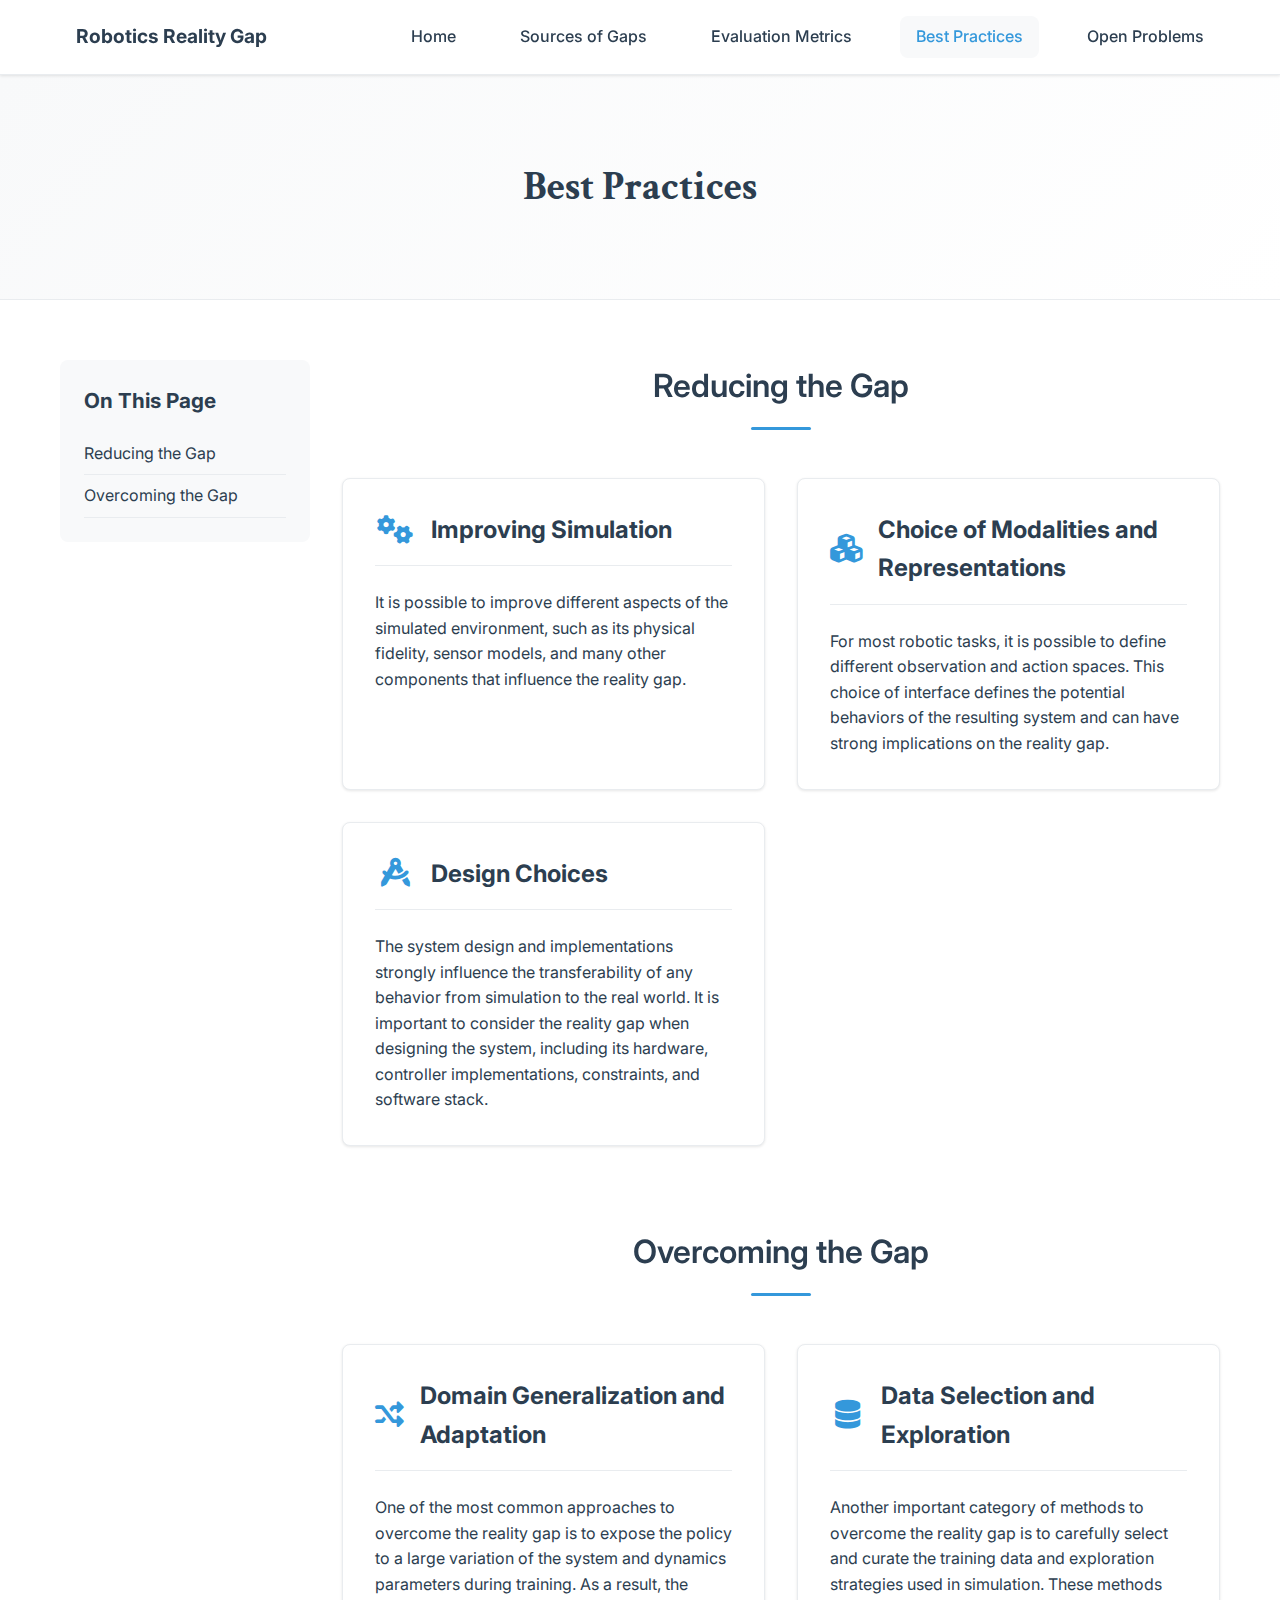
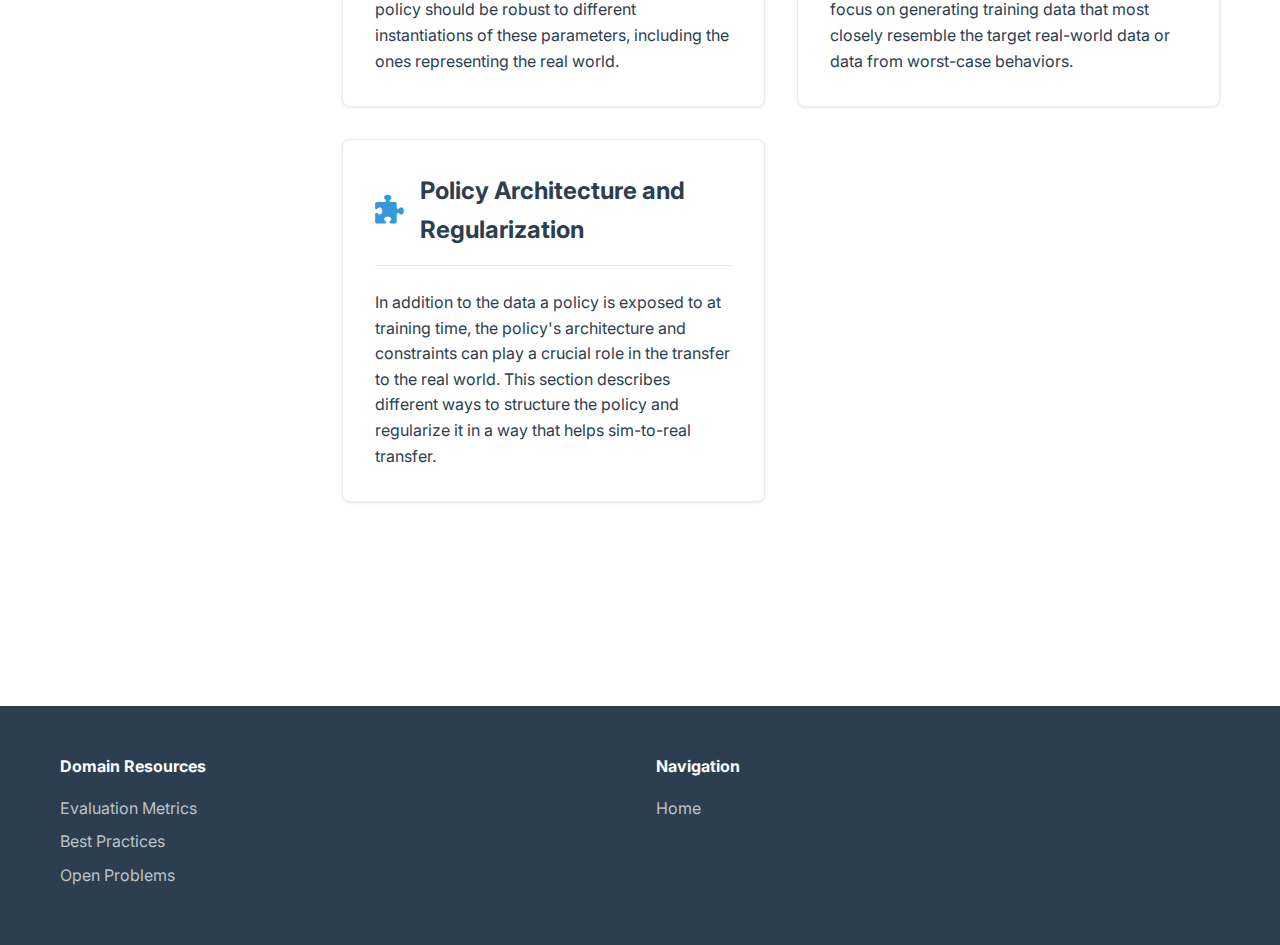
<file: best-practices.html>
<!DOCTYPE html>
<html lang="en">
<head>
    <meta charset="UTF-8">
    <meta name="viewport" content="width=device-width, initial-scale=1.0">
    <title>Best Practices - Reality Gap in Robotics</title>
    <link rel="stylesheet" href="https://fonts.googleapis.com/css2?family=Inter:wght@300;400;500;600;700&family=Crimson+Text:wght@400;600&display=swap">
    <link rel="stylesheet" href="https://cdnjs.cloudflare.com/ajax/libs/font-awesome/6.0.0/css/all.min.css">
    <link rel="stylesheet" href="styles.css">
</head>
<body>
    <nav class="navbar">
        <div class="container navbar-container">
            <div class="navbar-brand">
                <a class="navbar-item" href="index.html">
                    <strong>Robotics Reality Gap</strong>
                </a>
                <a role="button" class="navbar-burger" aria-label="menu" aria-expanded="false" data-target="navbarMenu">
                    <span aria-hidden="true"></span>
                    <span aria-hidden="true"></span>
                    <span aria-hidden="true"></span>
                </a>
            </div>
            <div id="navbarMenu" class="navbar-menu">
                <div class="navbar-start">
                    <a class="navbar-item" href="index.html">Home</a>
                    <a class="navbar-item" href="domains.html">Sources of Gaps</a>
                    <a class="navbar-item" href="evaluation.html">Evaluation Metrics</a>
                    <a class="navbar-item active" href="best-practices.html">Best Practices</a>
                    <a class="navbar-item" href="open-problems.html">Open Problems</a>
                </div>
            </div>
        </div>
    </nav>

    <section class="hero is-light">
        <div class="hero-body">
            <div class="container">
                <h1 class="title is-1" style="font-family: 'Crimson Text', serif; font-size: 2.5rem;">Best Practices</h1>
            </div>
        </div>
    </section>

    <section class="section">
        <div class="container">
            <div class="page-layout">
                <aside class="sidebar">
                    <div class="sidebar-widget">
                        <h3>On This Page</h3>
                        <ul>
                            <li><a href="#reducing-gap">Reducing the Gap</a></li>
                            <li><a href="#overcoming-gap">Overcoming the Gap</a></li>
                        </ul>
                    </div>
                </aside>
                <div class="main-content">
                    <div class="paper-section" id="reducing-gap">
                        <h2 class="section-title">Reducing the Gap</h2>
                        <div class="content-grid">
                            <div class="content-card">
                                <div class="card-header">
                                    <i class="fas fa-cogs card-icon"></i>
                                    <h3>Improving Simulation</h3>
                                </div>
                                <div class="card-body">
                                    <p>It is possible to improve different aspects of the simulated environment, such as its physical fidelity, sensor models, and many other components that influence the reality gap.</p>
                                </div>
                            </div>
                            <div class="content-card">
                                <div class="card-header">
                                    <i class="fas fa-cubes card-icon"></i>
                                    <h3>Choice of Modalities and Representations</h3>
                                </div>
                                <div class="card-body">
                                    <p>For most robotic tasks, it is possible to define different observation and action spaces. This choice of interface defines the potential behaviors of the resulting system and can have strong implications on the reality gap.</p>
                                </div>
                            </div>
                            <div class="content-card">
                                <div class="card-header">
                                    <i class="fas fa-drafting-compass card-icon"></i>
                                    <h3>Design Choices</h3>
                                </div>
                                <div class="card-body">
                                    <p>The system design and implementations strongly influence the transferability of any behavior from simulation to the real world. It is important to consider the reality gap when designing the system, including its hardware, controller implementations, constraints, and software stack.</p>
                                </div>
                            </div>
                        </div>
                    </div>

                    <div class="paper-section" id="overcoming-gap">
                        <h2 class="section-title">Overcoming the Gap</h2>
                        <div class="content-grid">
                            <div class="content-card">
                                <div class="card-header">
                                    <i class="fas fa-random card-icon"></i>
                                    <h3>Domain Generalization and Adaptation</h3>
                                </div>
                                <div class="card-body">
                                    <p>One of the most common approaches to overcome the reality gap is to expose the policy to a large variation of the system and dynamics parameters during training. As a result, the policy should be robust to different instantiations of these parameters, including the ones representing the real world.</p>
                                </div>
                            </div>
                            <div class="content-card">
                                <div class="card-header">
                                    <i class="fas fa-database card-icon"></i>
                                    <h3>Data Selection and Exploration</h3>
                                </div>
                                <div class="card-body">
                                    <p>Another important category of methods to overcome the reality gap is to carefully select and curate the training data and exploration strategies used in simulation. These methods focus on generating training data that most closely resemble the target real-world data or data from worst-case behaviors.</p>
                                </div>
                            </div>
                            <div class="content-card">
                                <div class="card-header">
                                    <i class="fas fa-puzzle-piece card-icon"></i>
                                    <h3>Policy Architecture and Regularization</h3>
                                </div>
                                <div class="card-body">
                                    <p>In addition to the data a policy is exposed to at training time, the policy's architecture and constraints can play a crucial role in the transfer to the real world. This section describes different ways to structure the policy and regularize it in a way that helps sim-to-real transfer.</p>
                                </div>
                            </div>
                        </div>
                    </div>
                </div>
            </div>
        </div>
    </section>

    <footer class="footer">
        <div class="container">
            <div class="footer-content">
                <div class="footer-section">
                    <h4>Domain Resources</h4>
                    <ul>
                        <li><a href="evaluation.html">Evaluation Metrics</a></li>
                        <li><a href="best-practices.html">Best Practices</a></li>
                        <li><a href="open-problems.html">Open Problems</a></li>
                    </ul>
                </div>
                <div class="footer-section">
                    <h4>Navigation</h4>
                    <ul>
                        <ul>
                        <li><a href="index.html">Home</a></li>
                    </ul>
                    </ul>
                </div>
            </div>
        </div>
    </footer>
    <script>
        document.addEventListener('DOMContentLoaded', () => {
            const $navbarBurgers = Array.prototype.slice.call(document.querySelectorAll('.navbar-burger'), 0);
            if ($navbarBurgers.length > 0) {
                $navbarBurgers.forEach( el => {
                    el.addEventListener('click', () => {
                        const target = el.dataset.target;
                        const $target = document.getElementById(target);
                        el.classList.toggle('is-active');
                        $target.classList.toggle('is-active');
                    });
                });
            }
        });
    </script>
</body>
</html>
</file>
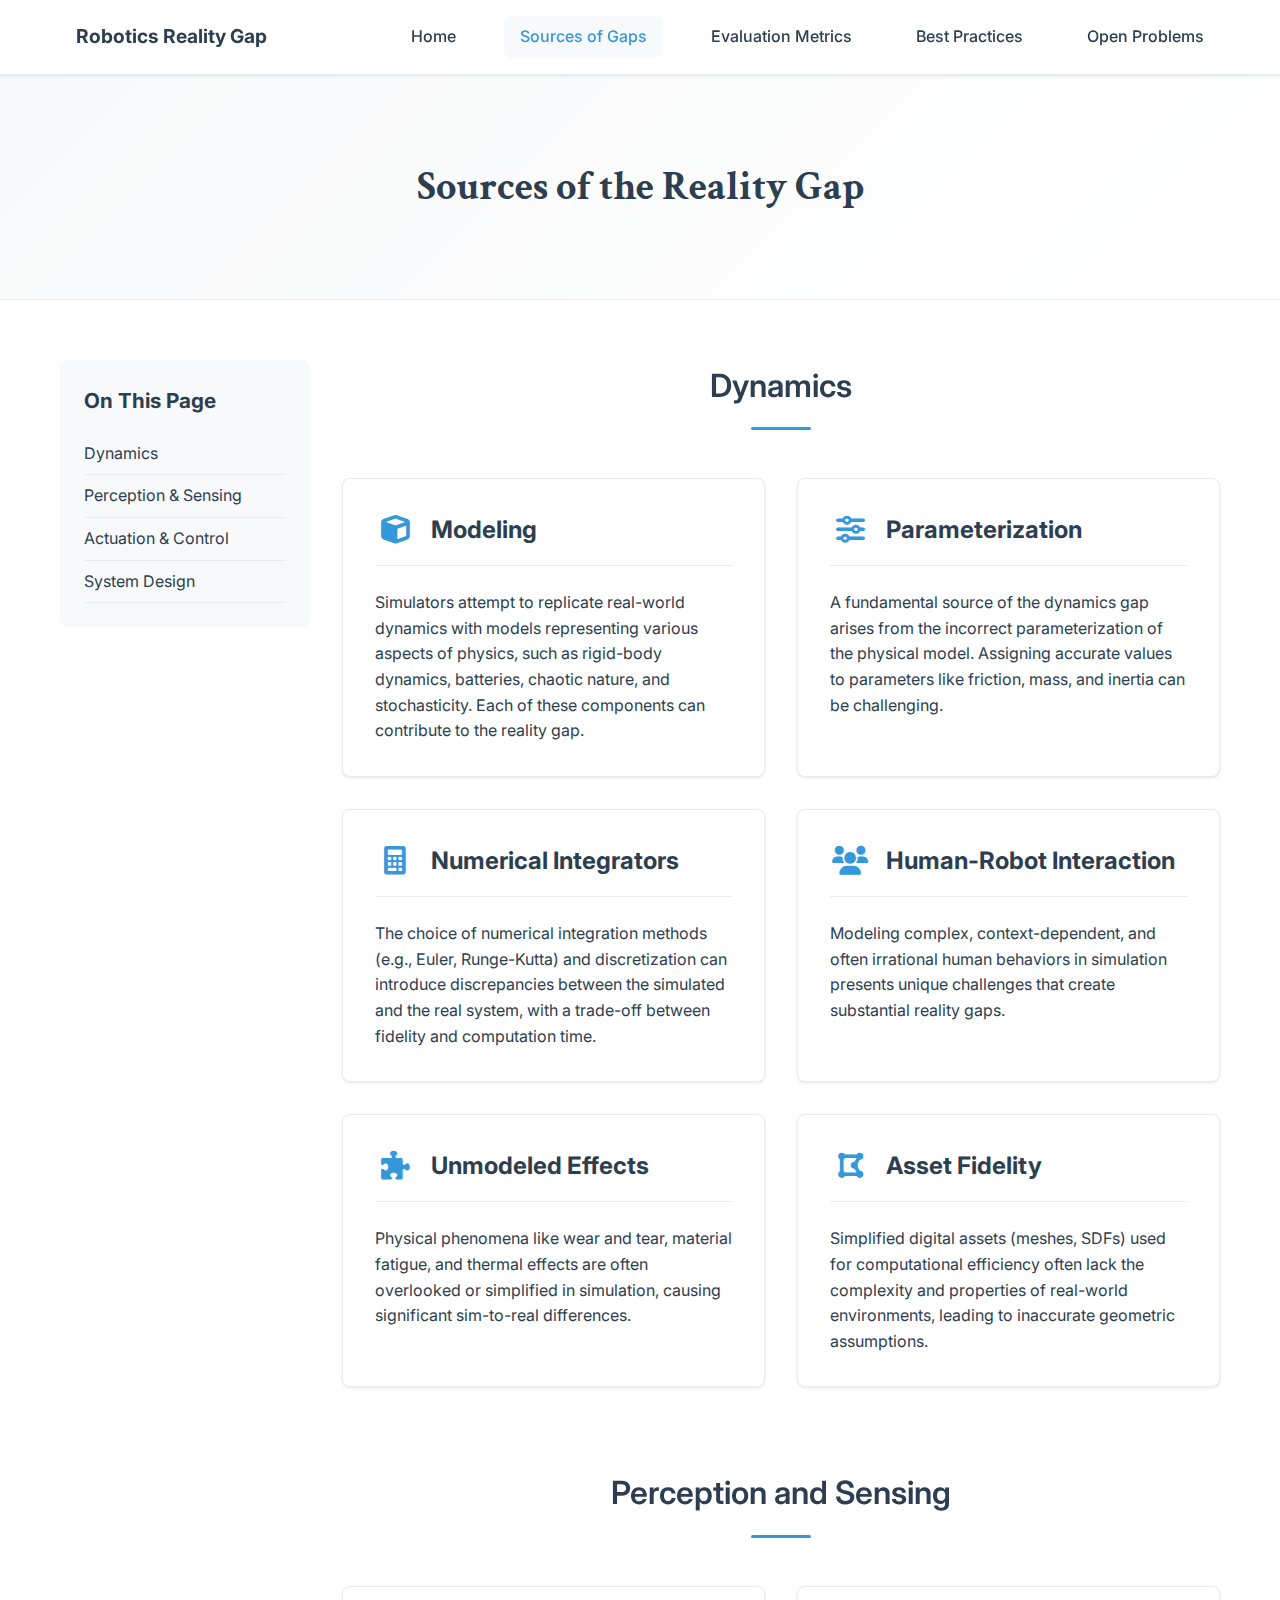
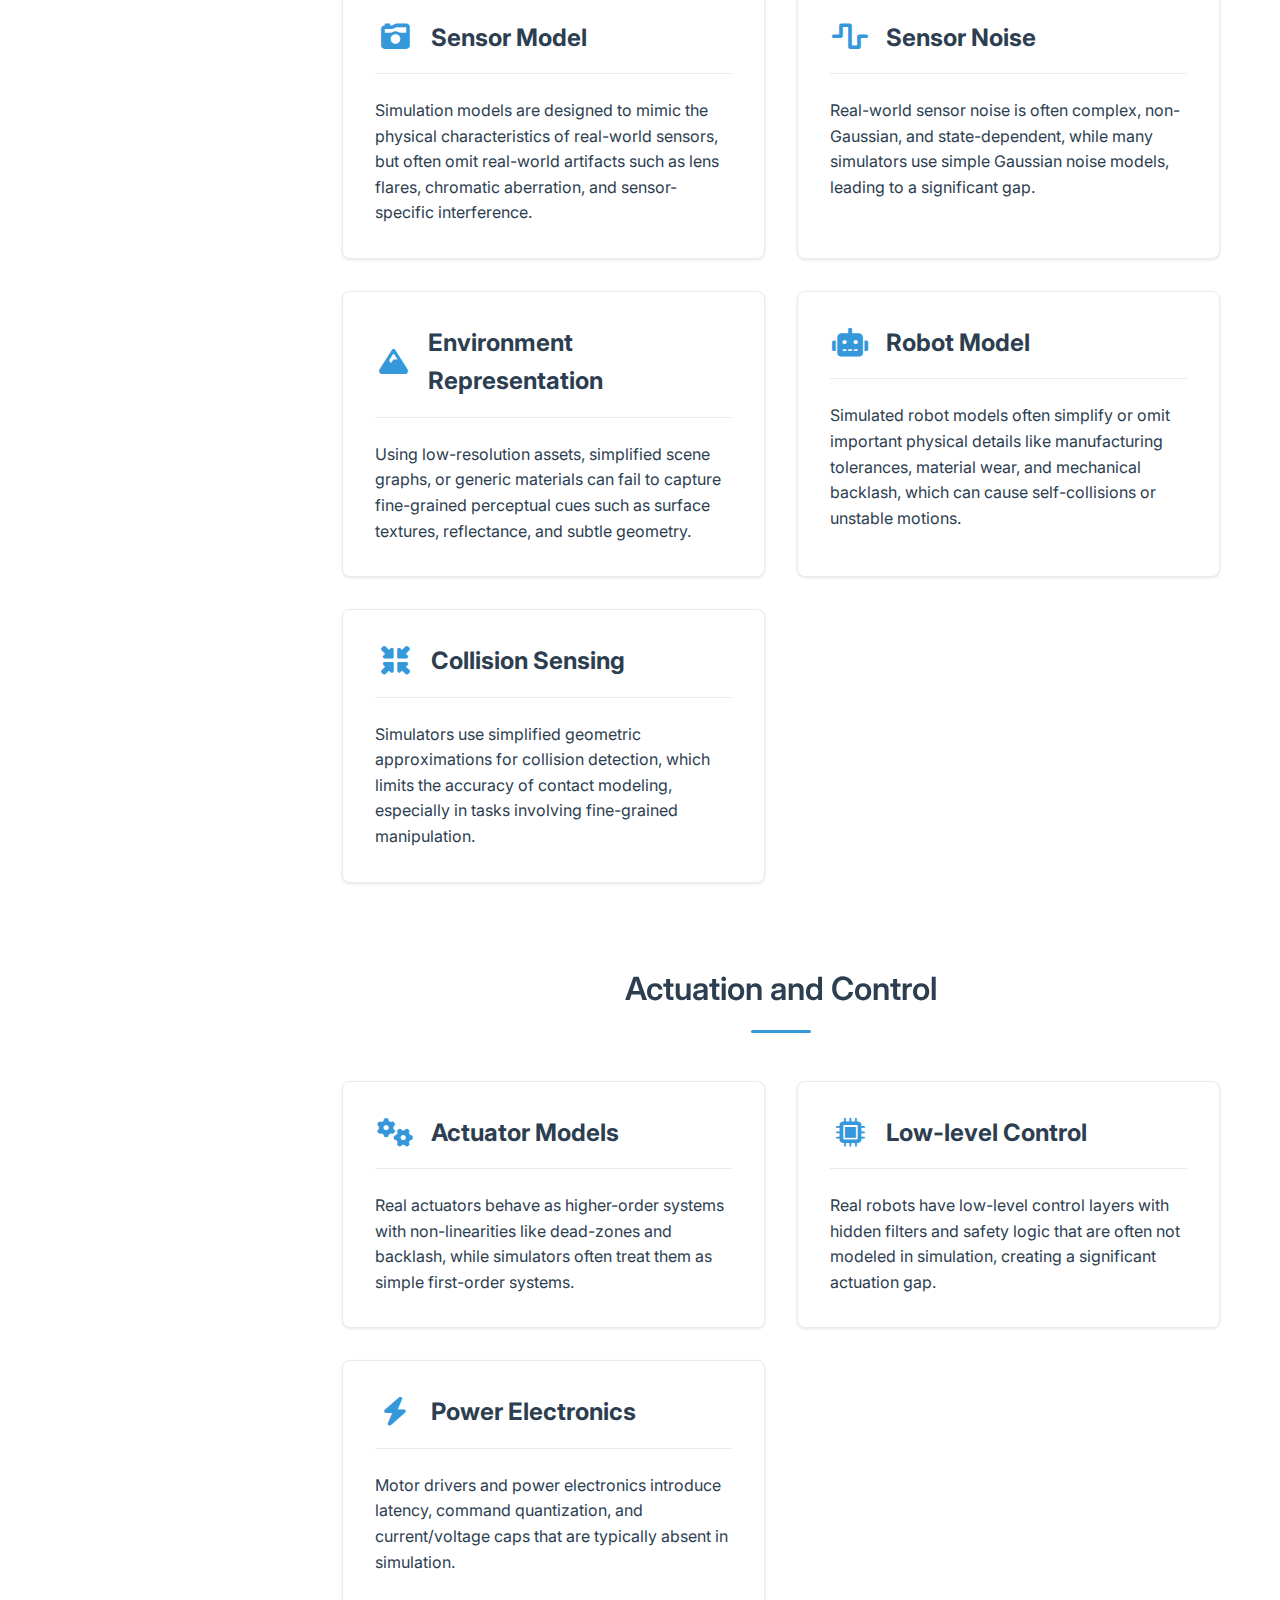
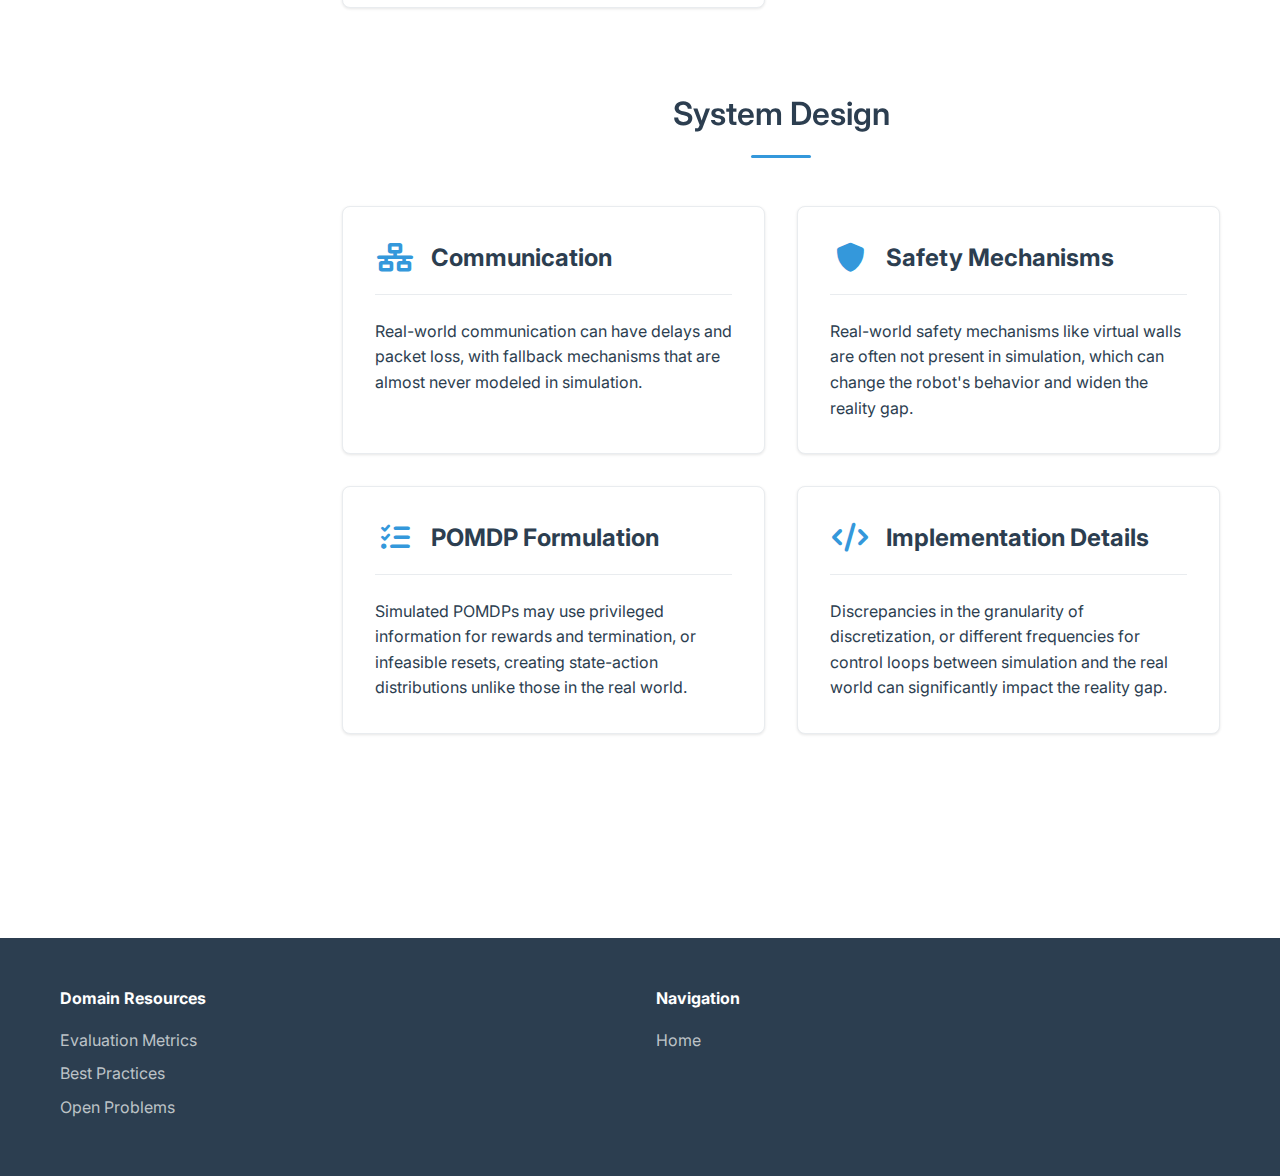
<file: domains.html>
<!DOCTYPE html>
<html lang="en">
<head>
    <meta charset="UTF-8">
    <meta name="viewport" content="width=device-width, initial-scale=1.0">
    <title>Source of Gaps - Reality Gap in Robotics</title>
    <link rel="stylesheet" href="https://fonts.googleapis.com/css2?family=Inter:wght@300;400;500;600;700&family=Crimson+Text:wght@400;600&display=swap">
    <link rel="stylesheet" href="https://cdnjs.cloudflare.com/ajax/libs/font-awesome/6.0.0/css/all.min.css">
    <link rel="stylesheet" href="styles.css">
</head>
<body>
    <nav class="navbar">
        <div class="container navbar-container">
            <div class="navbar-brand">
                <a class="navbar-item" href="index.html">
                    <strong>Robotics Reality Gap</strong>
                </a>
            </div>
            <div class="navbar-menu">
                <div class="navbar-start">
                    <a class="navbar-item" href="index.html">Home</a>
                    <a class="navbar-item active" href="domains.html">Sources of Gaps</a>
                    <a class="navbar-item" href="evaluation.html">Evaluation Metrics</a>
                    <a class="navbar-item" href="best-practices.html">Best Practices</a>
                    <a class="navbar-item" href="open-problems.html">Open Problems</a>
                </div>
            </div>
        </div>
    </nav>

    <section class="hero is-light">
        <div class="hero-body">
            <div class="container">
                <h1 class="title is-1" style="font-family: 'Crimson Text', serif; font-size: 2.5rem;">Sources of the Reality Gap</h1>
            </div>
        </div>
    </section>

    <section class="section">
        <div class="container">
            <div class="page-layout">
                <aside class="sidebar">
                    <div class="sidebar-widget">
                        <h3>On This Page</h3>
                        <ul>
                            <li><a href="#dynamics">Dynamics</a></li>
                            <li><a href="#perception">Perception & Sensing</a></li>
                            <li><a href="#actuation">Actuation & Control</a></li>
                            <li><a href="#system">System Design</a></li>
                        </ul>
                    </div>
                </aside>
                <div class="main-content">
                    <div class="paper-section" id="dynamics">
                        <h2 class="section-title">Dynamics</h2>
                        <div class="content-grid">
                            <div class="content-card">
                                <div class="card-header">
                                    <i class="fas fa-cube card-icon"></i>
                                    <h3>Modeling</h3>
                                </div>
                                <div class="card-body">
                                    <p>Simulators attempt to replicate real-world dynamics with models representing various aspects of physics, such as rigid-body dynamics, batteries, chaotic nature, and stochasticity. Each of these components can contribute to the reality gap.</p>
                                </div>
                            </div>
                            <div class="content-card">
                                <div class="card-header">
                                    <i class="fas fa-sliders-h card-icon"></i>
                                    <h3>Parameterization</h3>
                                </div>
                                <div class="card-body">
                                    <p>A fundamental source of the dynamics gap arises from the incorrect parameterization of the physical model. Assigning accurate values to parameters like friction, mass, and inertia can be challenging.</p>
                                </div>
                            </div>
                            <div class="content-card">
                                <div class="card-header">
                                    <i class="fas fa-calculator card-icon"></i>
                                    <h3>Numerical Integrators</h3>
                                </div>
                                <div class="card-body">
                                    <p>The choice of numerical integration methods (e.g., Euler, Runge-Kutta) and discretization can introduce discrepancies between the simulated and the real system, with a trade-off between fidelity and computation time.</p>
                                </div>
                            </div>
                            <div class="content-card">
                                <div class="card-header">
                                    <i class="fas fa-users card-icon"></i>
                                    <h3>Human-Robot Interaction</h3>
                                </div>
                                <div class="card-body">
                                    <p>Modeling complex, context-dependent, and often irrational human behaviors in simulation presents unique challenges that create substantial reality gaps.</p>
                                </div>
                            </div>
                            <div class="content-card">
                                <div class="card-header">
                                    <i class="fas fa-puzzle-piece card-icon"></i>
                                    <h3>Unmodeled Effects</h3>
                                </div>
                                <div class="card-body">
                                    <p>Physical phenomena like wear and tear, material fatigue, and thermal effects are often overlooked or simplified in simulation, causing significant sim-to-real differences.</p>
                                </div>
                            </div>
                            <div class="content-card">
                                <div class="card-header">
                                    <i class="fas fa-draw-polygon card-icon"></i>
                                    <h3>Asset Fidelity</h3>
                                </div>
                                <div class="card-body">
                                    <p>Simplified digital assets (meshes, SDFs) used for computational efficiency often lack the complexity and properties of real-world environments, leading to inaccurate geometric assumptions.</p>
                                </div>
                            </div>
                        </div>
                    </div>

                    <div class="paper-section" id="perception">
                        <h2 class="section-title">Perception and Sensing</h2>
                        <div class="content-grid">
                            <div class="content-card">
                                <div class="card-header">
                                    <i class="fas fa-camera-retro card-icon"></i>
                                    <h3>Sensor Model</h3>
                                </div>
                                <div class="card-body">
                                    <p>Simulation models are designed to mimic the physical characteristics of real-world sensors, but often omit real-world artifacts such as lens flares, chromatic aberration, and sensor-specific interference.</p>
                                </div>
                            </div>
                            <div class="content-card">
                                <div class="card-header">
                                    <i class="fas fa-wave-square card-icon"></i>
                                    <h3>Sensor Noise</h3>
                                </div>
                                <div class="card-body">
                                    <p>Real-world sensor noise is often complex, non-Gaussian, and state-dependent, while many simulators use simple Gaussian noise models, leading to a significant gap.</p>
                                </div>
                            </div>
                            <div class="content-card">
                                <div class="card-header">
                                    <i class="fas fa-mountain card-icon"></i>
                                    <h3>Environment Representation</h3>
                                </div>
                                <div class="card-body">
                                    <p>Using low-resolution assets, simplified scene graphs, or generic materials can fail to capture fine-grained perceptual cues such as surface textures, reflectance, and subtle geometry.</p>
                                </div>
                            </div>
                            <div class="content-card">
                                <div class="card-header">
                                    <i class="fas fa-robot card-icon"></i>
                                    <h3>Robot Model</h3>
                                </div>
                                <div class="card-body">
                                    <p>Simulated robot models often simplify or omit important physical details like manufacturing tolerances, material wear, and mechanical backlash, which can cause self-collisions or unstable motions.</p>
                                </div>
                            </div>
                            <div class="content-card">
                                <div class="card-header">
                                    <i class="fas fa-compress-arrows-alt card-icon"></i>
                                    <h3>Collision Sensing</h3>
                                </div>
                                <div class="card-body">
                                    <p>Simulators use simplified geometric approximations for collision detection, which limits the accuracy of contact modeling, especially in tasks involving fine-grained manipulation.</p>
                                </div>
                            </div>
                        </div>
                    </div>

                    <div class="paper-section" id="actuation">
                        <h2 class="section-title">Actuation and Control</h2>
                        <div class="content-grid">
                            <div class="content-card">
                                <div class="card-header">
                                    <i class="fas fa-cogs card-icon"></i>
                                    <h3>Actuator Models</h3>
                                </div>
                                <div class="card-body">
                                    <p>Real actuators behave as higher-order systems with non-linearities like dead-zones and backlash, while simulators often treat them as simple first-order systems.</p>
                                </div>
                            </div>
                            <div class="content-card">
                                <div class="card-header">
                                    <i class="fas fa-microchip card-icon"></i>
                                    <h3>Low-level Control</h3>
                                </div>
                                <div class="card-body">
                                    <p>Real robots have low-level control layers with hidden filters and safety logic that are often not modeled in simulation, creating a significant actuation gap.</p>
                                </div>
                            </div>
                            <div class="content-card">
                                <div class="card-header">
                                    <i class="fas fa-bolt card-icon"></i>
                                    <h3>Power Electronics</h3>
                                </div>
                                <div class="card-body">
                                    <p>Motor drivers and power electronics introduce latency, command quantization, and current/voltage caps that are typically absent in simulation.</p>
                                </div>
                            </div>
                        </div>
                    </div>

                    <div class="paper-section" id="system">
                        <h2 class="section-title">System Design</h2>
                        <div class="content-grid">
                            <div class="content-card">
                                <div class="card-header">
                                    <i class="fas fa-network-wired card-icon"></i>
                                    <h3>Communication</h3>
                                </div>
                                <div class="card-body">
                                    <p>Real-world communication can have delays and packet loss, with fallback mechanisms that are almost never modeled in simulation.</p>
                                </div>
                            </div>
                            <div class="content-card">
                                <div class="card-header">
                                    <i class="fas fa-shield-alt card-icon"></i>
                                    <h3>Safety Mechanisms</h3>
                                </div>
                                <div class="card-body">
                                    <p>Real-world safety mechanisms like virtual walls are often not present in simulation, which can change the robot's behavior and widen the reality gap.</p>
                                </div>
                            </div>
                            <div class="content-card">
                                <div class="card-header">
                                    <i class="fas fa-tasks card-icon"></i>
                                    <h3>POMDP Formulation</h3>
                                </div>
                                <div class="card-body">
                                    <p>Simulated POMDPs may use privileged information for rewards and termination, or infeasible resets, creating state-action distributions unlike those in the real world.</p>
                                </div>
                            </div>
                            <div class="content-card">
                                <div class="card-header">
                                    <i class="fas fa-code card-icon"></i>
                                    <h3>Implementation Details</h3>
                                </div>
                                <div class="card-body">
                                    <p>Discrepancies in the granularity of discretization, or different frequencies for control loops between simulation and the real world can significantly impact the reality gap.</p>
                                </div>
                            </div>
                        </div>
                    </div>
                </div>
            </div>
        </div>
    </section>

    <footer class="footer">
        <div class="container">
            <div class="footer-content">
                <div class="footer-section">
                    <h4>Domain Resources</h4>
                    <ul>
                        <li><a href="evaluation.html">Evaluation Metrics</a></li>
                        <li><a href="best-practices.html">Best Practices</a></li>
                        <li><a href="open-problems.html">Open Problems</a></li>
                    </ul>
                </div>
                <div class="footer-section">
                    <h4>Navigation</h4>
                    <ul>
                        <ul>
                        <li><a href="index.html">Home</a></li>
                    </ul>
                    </ul>
                </div>
            </div>
        </div>
    </footer>
</body>
</html>
</file>
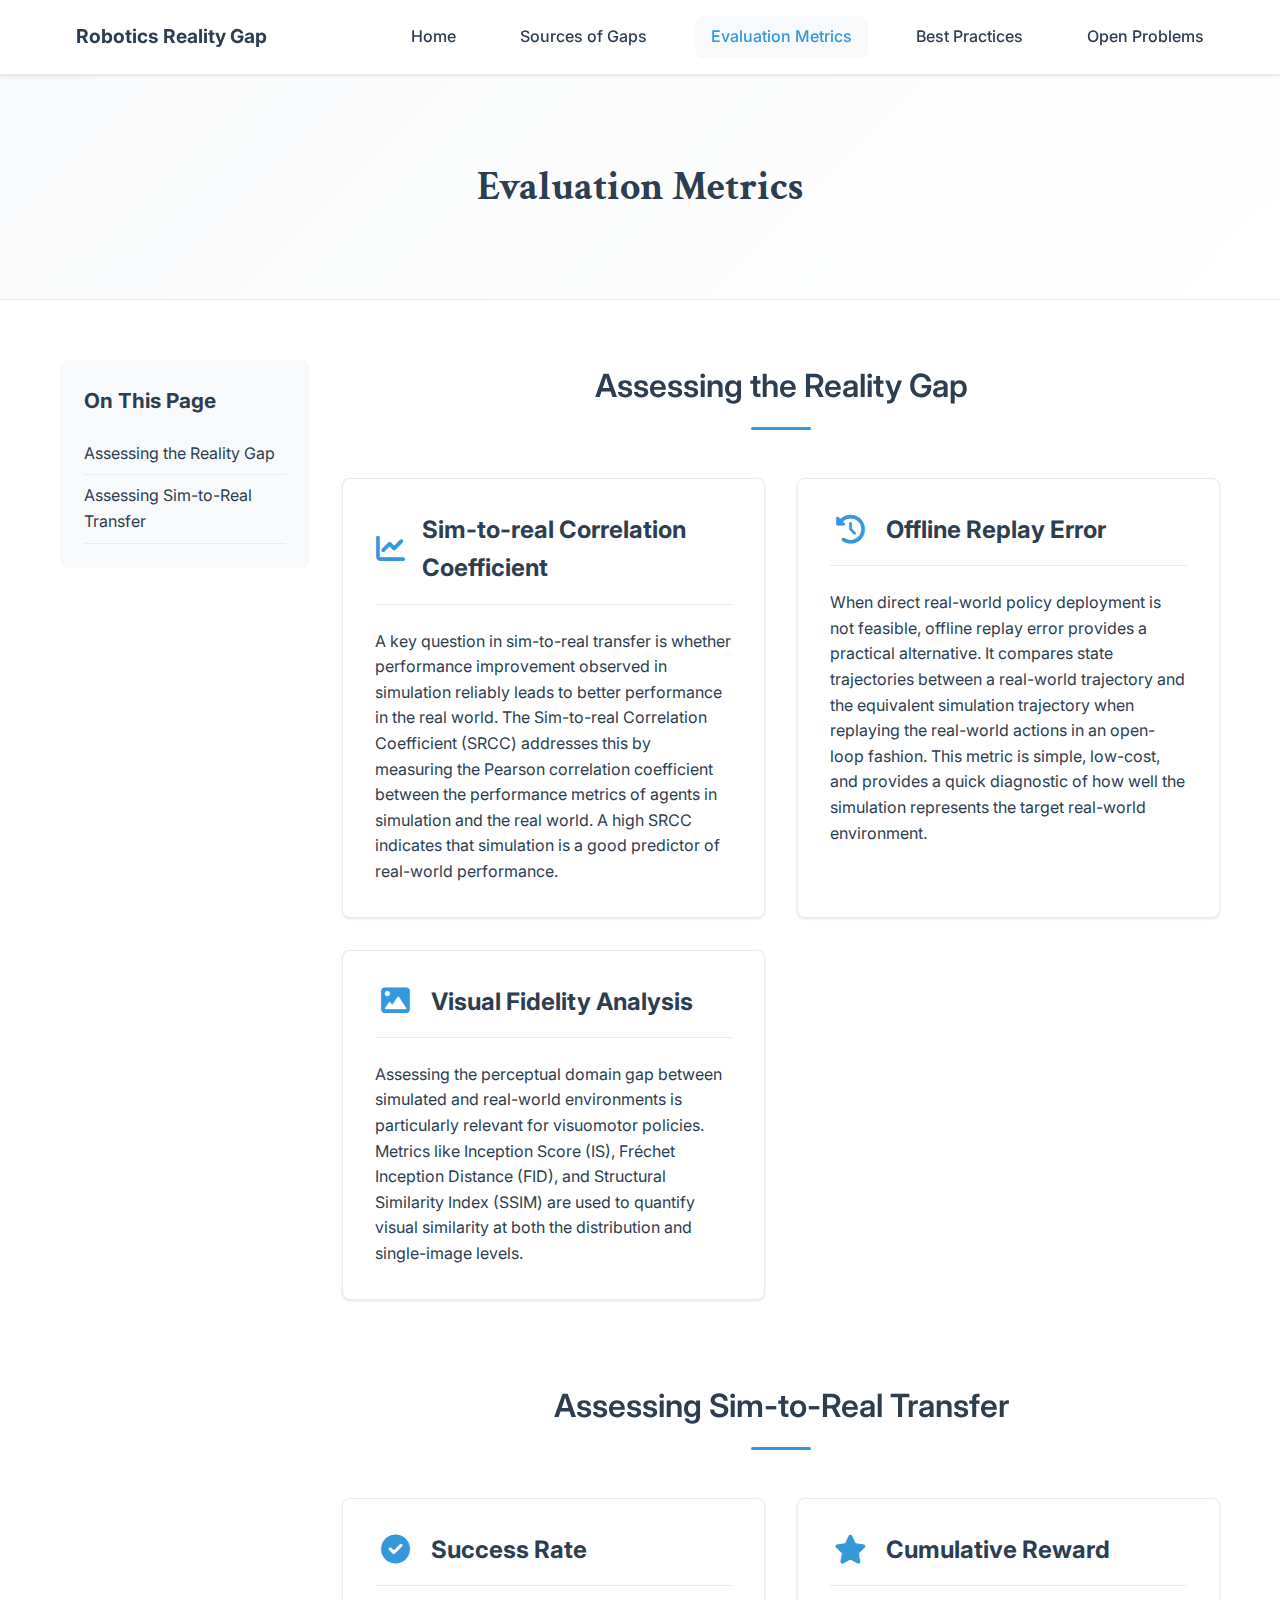
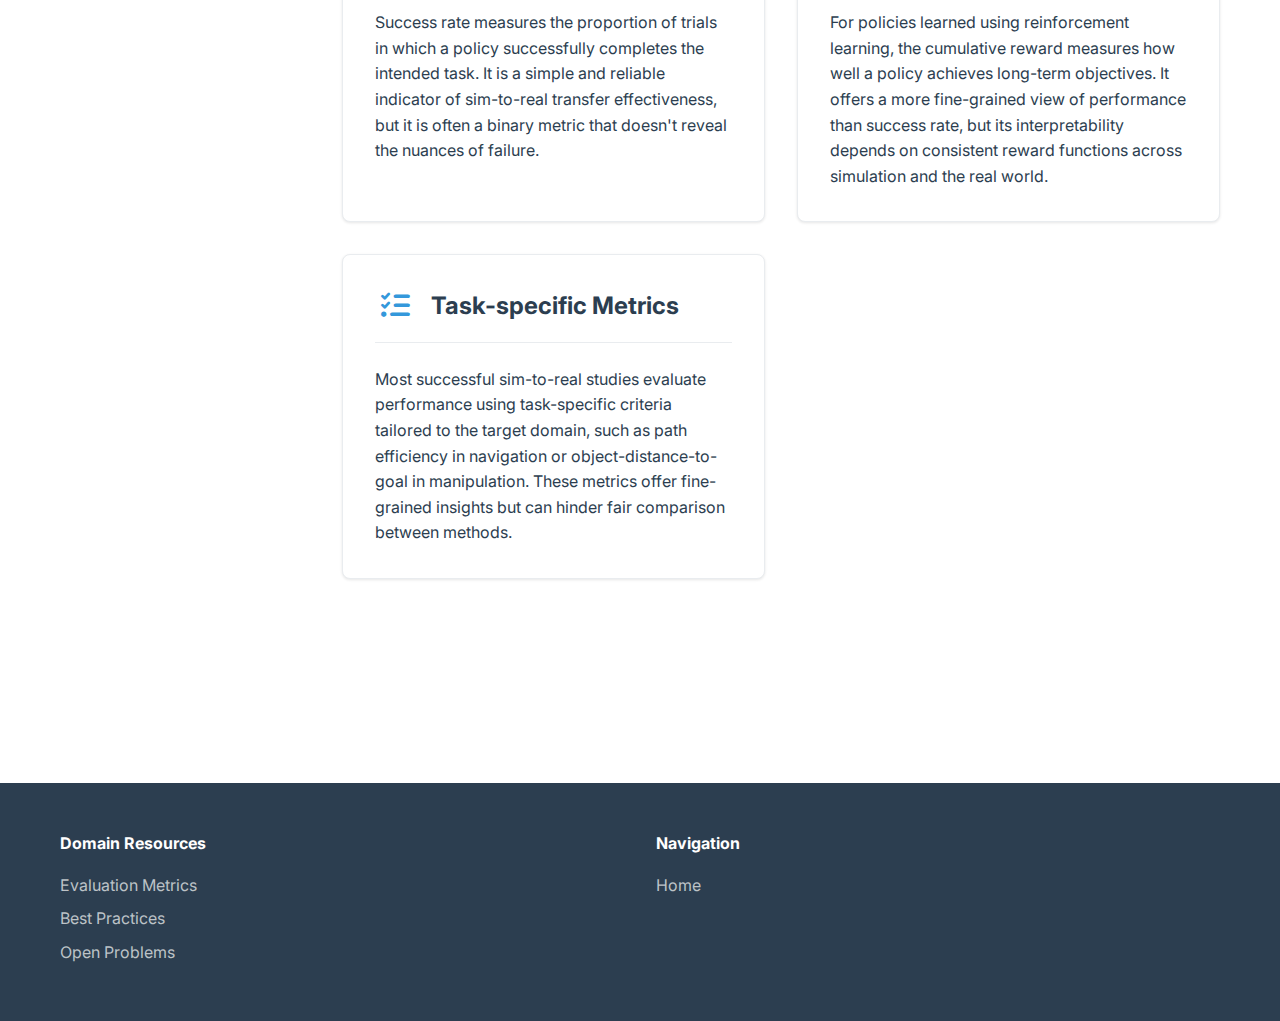
<file: evaluation.html>
<!DOCTYPE html>
<html lang="en">
<head>
    <meta charset="UTF-8">
    <meta name="viewport" content="width=device-width, initial-scale=1.0">
    <title>Evaluation Metrics - Reality Gap in Robotics</title>
    <link rel="stylesheet" href="https://fonts.googleapis.com/css2?family=Inter:wght@300;400;500;600;700&family=Crimson+Text:wght@400;600&display=swap">
    <link rel="stylesheet" href="https://cdnjs.cloudflare.com/ajax/libs/font-awesome/6.0.0/css/all.min.css">
    <link rel="stylesheet" href="styles.css">
</head>
<body>
    <nav class="navbar">
        <div class="container navbar-container">
            <div class="navbar-brand">
                <a class="navbar-item" href="index.html">
                    <strong>Robotics Reality Gap</strong>
                </a>
                <a role="button" class="navbar-burger" aria-label="menu" aria-expanded="false" data-target="navbarMenu">
                    <span aria-hidden="true"></span>
                    <span aria-hidden="true"></span>
                    <span aria-hidden="true"></span>
                </a>
            </div>
            <div id="navbarMenu" class="navbar-menu">
                <div class="navbar-start">
                    <a class="navbar-item" href="index.html">Home</a>
                    <a class="navbar-item" href="domains.html">Sources of Gaps</a>
                    <a class="navbar-item active" href="evaluation.html">Evaluation Metrics</a>
                    <a class="navbar-item" href="best-practices.html">Best Practices</a>
                    <a class="navbar-item" href="open-problems.html">Open Problems</a>
                </div>
            </div>
        </div>
    </nav>

    <section class="hero is-light">
        <div class="hero-body">
            <div class="container">
                <h1 class="title is-1" style="font-family: 'Crimson Text', serif; font-size: 2.5rem;">Evaluation Metrics</h1>
            </div>
        </div>
    </section>

    <section class="section">
        <div class="container">
            <div class="page-layout">
                <aside class="sidebar">
                    <div class="sidebar-widget">
                        <h3>On This Page</h3>
                        <ul>
                            <li><a href="#assessing-gap">Assessing the Reality Gap</a></li>
                            <li><a href="#assessing-transfer">Assessing Sim-to-Real Transfer</a></li>
                        </ul>
                    </div>
                </aside>
                <div class="main-content">
                    <div class="paper-section" id="assessing-gap">
                        <h2 class="section-title">Assessing the Reality Gap</h2>
                        <div class="content-grid">
                            <div class="content-card">
                                <div class="card-header">
                                    <i class="fas fa-chart-line card-icon"></i>
                                    <h3>Sim-to-real Correlation Coefficient</h3>
                                </div>
                                <div class="card-body">
                                    <p>A key question in sim-to-real transfer is whether performance improvement observed in simulation reliably leads to better performance in the real world. The Sim-to-real Correlation Coefficient (SRCC) addresses this by measuring the Pearson correlation coefficient between the performance metrics of agents in simulation and the real world. A high SRCC indicates that simulation is a good predictor of real-world performance.</p>
                                </div>
                            </div>
                            <div class="content-card">
                                <div class="card-header">
                                    <i class="fas fa-history card-icon"></i>
                                    <h3>Offline Replay Error</h3>
                                </div>
                                <div class="card-body">
                                    <p>When direct real-world policy deployment is not feasible, offline replay error provides a practical alternative. It compares state trajectories between a real-world trajectory and the equivalent simulation trajectory when replaying the real-world actions in an open-loop fashion. This metric is simple, low-cost, and provides a quick diagnostic of how well the simulation represents the target real-world environment.</p>
                                </div>
                            </div>
                            <div class="content-card">
                                <div class="card-header">
                                    <i class="fas fa-image card-icon"></i>
                                    <h3>Visual Fidelity Analysis</h3>
                                </div>
                                <div class="card-body">
                                    <p>Assessing the perceptual domain gap between simulated and real-world environments is particularly relevant for visuomotor policies. Metrics like Inception Score (IS), Fréchet Inception Distance (FID), and Structural Similarity Index (SSIM) are used to quantify visual similarity at both the distribution and single-image levels.</p>
                                </div>
                            </div>
                        </div>
                    </div>

                    <div class="paper-section" id="assessing-transfer">
                        <h2 class="section-title">Assessing Sim-to-Real Transfer</h2>
                        <div class="content-grid">
                            <div class="content-card">
                                <div class="card-header">
                                    <i class="fas fa-check-circle card-icon"></i>
                                    <h3>Success Rate</h3>
                                </div>
                                <div class="card-body">
                                    <p>Success rate measures the proportion of trials in which a policy successfully completes the intended task. It is a simple and reliable indicator of sim-to-real transfer effectiveness, but it is often a binary metric that doesn't reveal the nuances of failure.</p>
                                </div>
                            </div>
                            <div class="content-card">
                                <div class="card-header">
                                    <i class="fas fa-star card-icon"></i>
                                    <h3>Cumulative Reward</h3>
                                </div>
                                <div class="card-body">
                                    <p>For policies learned using reinforcement learning, the cumulative reward measures how well a policy achieves long-term objectives. It offers a more fine-grained view of performance than success rate, but its interpretability depends on consistent reward functions across simulation and the real world.</p>
                                </div>
                            </div>
                            <div class="content-card">
                                <div class="card-header">
                                    <i class="fas fa-tasks card-icon"></i>
                                    <h3>Task-specific Metrics</h3>
                                </div>
                                <div class="card-body">
                                    <p>Most successful sim-to-real studies evaluate performance using task-specific criteria tailored to the target domain, such as path efficiency in navigation or object-distance-to-goal in manipulation. These metrics offer fine-grained insights but can hinder fair comparison between methods.</p>
                                </div>
                            </div>
                        </div>
                    </div>
                </div>
            </div>
        </div>
    </section>

    <footer class="footer">
        <div class="container">
            <div class="footer-content">
                <div class="footer-section">
                    <h4>Domain Resources</h4>
                    <ul>
                        <li><a href="evaluation.html">Evaluation Metrics</a></li>
                        <li><a href="best-practices.html">Best Practices</a></li>
                        <li><a href="open-problems.html">Open Problems</a></li>
                    </ul>
                </div>
                <div class="footer-section">
                    <h4>Navigation</h4>
                    <ul>
                        <ul>
                        <li><a href="index.html">Home</a></li>
                    </ul>
                    </ul>
                </div>
            </div>
        </div>
    </footer>
    <script>
        document.addEventListener('DOMContentLoaded', () => {
            const $navbarBurgers = Array.prototype.slice.call(document.querySelectorAll('.navbar-burger'), 0);
            if ($navbarBurgers.length > 0) {
                $navbarBurgers.forEach( el => {
                    el.addEventListener('click', () => {
                        const target = el.dataset.target;
                        const $target = document.getElementById(target);
                        el.classList.toggle('is-active');
                        $target.classList.toggle('is-active');
                    });
                });
            }
        });
    </script>
</body>
</html>
</file>
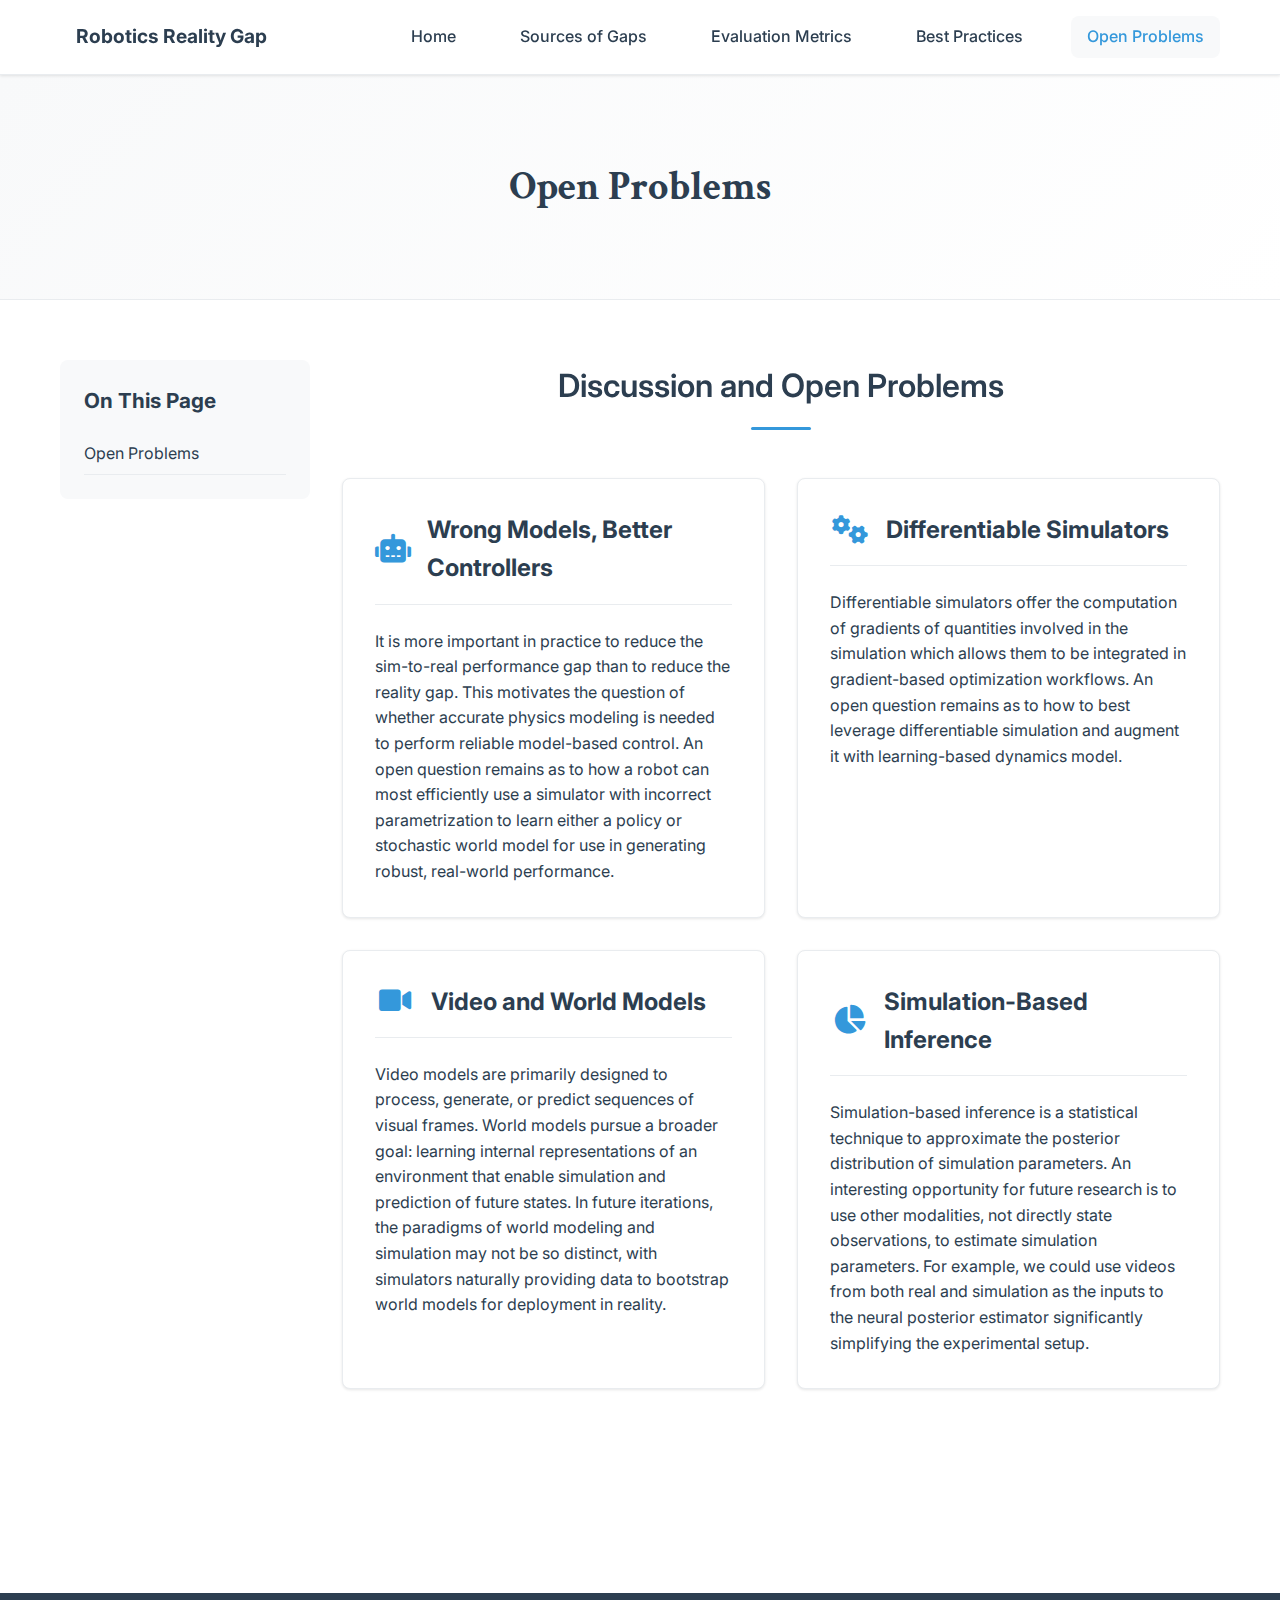
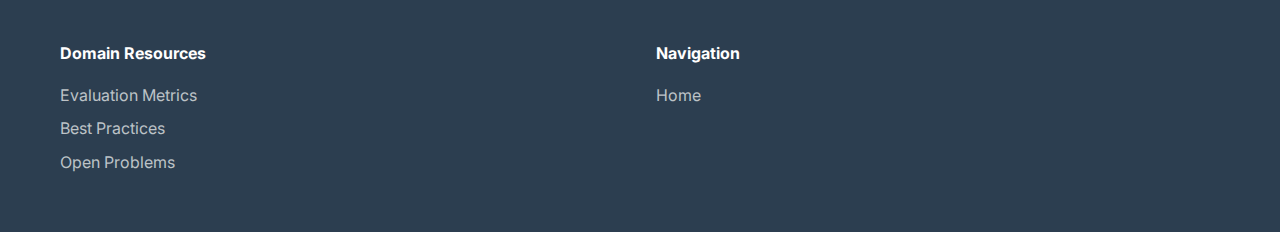
<file: open-problems.html>
<!DOCTYPE html>
<html lang="en">
<head>
    <meta charset="UTF-8">
    <meta name="viewport" content="width=device-width, initial-scale=1.0">
    <title>Open Problems - Reality Gap in Robotics</title>
    <link rel="stylesheet" href="https://fonts.googleapis.com/css2?family=Inter:wght@300;400;500;600;700&family=Crimson+Text:wght@400;600&display=swap">
    <link rel="stylesheet" href="https://cdnjs.cloudflare.com/ajax/libs/font-awesome/6.0.0/css/all.min.css">
    <link rel="stylesheet" href="styles.css">
</head>
<body>
    <nav class="navbar">
        <div class="container navbar-container">
            <div class="navbar-brand">
                <a class="navbar-item" href="index.html">
                    <strong>Robotics Reality Gap</strong>
                </a>
                <a role="button" class="navbar-burger" aria-label="menu" aria-expanded="false" data-target="navbarMenu">
                    <span aria-hidden="true"></span>
                    <span aria-hidden="true"></span>
                    <span aria-hidden="true"></span>
                </a>
            </div>
            <div id="navbarMenu" class="navbar-menu">
                <div class="navbar-start">
                    <a class="navbar-item" href="index.html">Home</a>
                    <a class="navbar-item" href="domains.html">Sources of Gaps</a>
                    <a class="navbar-item" href="evaluation.html">Evaluation Metrics</a>
                    <a class="navbar-item" href="best-practices.html">Best Practices</a>
                    <a class="navbar-item active" href="open-problems.html">Open Problems</a>
                </div>
            </div>
        </div>
    </nav>

    <section class="hero is-light">
        <div class="hero-body">
            <div class="container">
                <h1 class="title is-1" style="font-family: 'Crimson Text', serif; font-size: 2.5rem;">Open Problems</h1>
            </div>
        </div>
    </section>

    <section class="section">
        <div class="container">
            <div class="page-layout">
                <aside class="sidebar">
                    <div class="sidebar-widget">
                        <h3>On This Page</h3>
                        <ul>
                            <li><a href="#open-problems">Open Problems</a></li>
                        </ul>
                    </div>
                </aside>
                <div class="main-content">
                    <div class="paper-section" id="open-problems">
                        <h2 class="section-title">Discussion and Open Problems</h2>
                        <div class="content-grid">
                            <div class="content-card">
                                <div class="card-header">
                                    <i class="fas fa-robot card-icon"></i>
                                    <h3>Wrong Models, Better Controllers</h3>
                                </div>
                                <div class="card-body">
                                    <p>It is more important in practice to reduce the sim-to-real performance gap than to reduce the reality gap. This motivates the question of whether accurate physics modeling is needed to perform reliable model-based control. An open question remains as to how a robot can most efficiently use a simulator with incorrect parametrization to learn either a policy or stochastic world model for use in generating robust, real-world performance.</p>
                                </div>
                            </div>
                            <div class="content-card">
                                <div class="card-header">
                                    <i class="fas fa-cogs card-icon"></i>
                                    <h3>Differentiable Simulators</h3>
                                </div>
                                <div class="card-body">
                                    <p>Differentiable simulators offer the computation of gradients of quantities involved in the simulation which allows them to be integrated in gradient-based optimization workflows. An open question remains as to how to best leverage differentiable simulation and augment it with learning-based dynamics model.</p>
                                </div>
                            </div>
                            <div class="content-card">
                                <div class="card-header">
                                    <i class="fas fa-video card-icon"></i>
                                    <h3>Video and World Models</h3>
                                </div>
                                <div class="card-body">
                                    <p>Video models are primarily designed to process, generate, or predict sequences of visual frames. World models pursue a broader goal: learning internal representations of an environment that enable simulation and prediction of future states. In future iterations, the paradigms of world modeling and simulation may not be so distinct, with simulators naturally providing data to bootstrap world models for deployment in reality.</p>
                                </div>
                            </div>
                            <div class="content-card">
                                <div class="card-header">
                                    <i class="fas fa-chart-pie card-icon"></i>
                                    <h3>Simulation-Based Inference</h3>
                                </div>
                                <div class="card-body">
                                    <p>Simulation-based inference is a statistical technique to approximate the posterior distribution of simulation parameters. An interesting opportunity for future research is to use other modalities, not directly state observations, to estimate simulation parameters. For example, we could use videos from both real and simulation as the inputs to the neural posterior estimator significantly simplifying the experimental setup.</p>
                                </div>
                            </div>
                        </div>
                    </div>
                </div>
            </div>
        </div>
    </section>

    <footer class="footer">
        <div class="container">
            <div class="footer-content">
                <div class="footer-section">
                    <h4>Domain Resources</h4>
                    <ul>
                        <li><a href="evaluation.html">Evaluation Metrics</a></li>
                        <li><a href="best-practices.html">Best Practices</a></li>
                        <li><a href="open-problems.html">Open Problems</a></li>
                    </ul>
                </div>
                <div class="footer-section">
                    <h4>Navigation</h4>
                    <ul>
                        <ul>
                        <li><a href="index.html">Home</a></li>
                    </ul>
                    </ul>
                </div>
            </div>
        </div>
    </footer>
    <script>
        document.addEventListener('DOMContentLoaded', () => {
            const $navbarBurgers = Array.prototype.slice.call(document.querySelectorAll('.navbar-burger'), 0);
            if ($navbarBurgers.length > 0) {
                $navbarBurgers.forEach( el => {
                    el.addEventListener('click', () => {
                        const target = el.dataset.target;
                        const $target = document.getElementById(target);
                        el.classList.toggle('is-active');
                        $target.classList.toggle('is-active');
                    });
                });
            }
        });
    </script>
</body>
</html>
</file>
<file: styles.css>
@import url('https://fonts.googleapis.com/css2?family=Playfair+Display:wght@400;700&display=swap');

/* Modern Academic Website Styling */
:root {
    --primary-color: #2c3e50;
    --secondary-color: #3498db;
    --accent-color: #e74c3c;
    --text-color: #2c3e50;
    --text-light: #7f8c8d;
    --background: #ffffff;
    --background-light: #f8f9fa;
    --border-color: #e9ecef;
    --shadow: 0 2px 10px rgba(0, 0, 0, 0.1);
    --shadow-light: 0 1px 3px rgba(0, 0, 0, 0.1);
    --border-radius: 8px;
    --transition: all 0.3s ease;
}

* {
    margin: 0;
    padding: 0;
    box-sizing: border-box;
}

body {
    font-family: 'Inter', -apple-system, BlinkMacSystemFont, 'Segoe UI', Roboto, sans-serif;
    line-height: 1.6;
    color: var(--text-color);
    background-color: var(--background);
    font-size: 16px;
}

.container {
    max-width: 1200px;
    margin: 0 auto;
    padding: 0 20px;
}

/* Navigation Styles */
.navbar {
    background: var(--background);
    border-bottom: 1px solid var(--border-color);
    padding: 1rem 0;
    position: sticky;
    top: 0;
    z-index: 1000;
    box-shadow: var(--shadow-light);
    position: relative;
}

.navbar-container {
    display: flex;
    align-items: center;
    justify-content: space-between;
    width: 100%;
}

.navbar-brand {
    font-size: 1.2rem;
    font-weight: 700;
    color: var(--primary-color);
    white-space: nowrap;
}

.navbar-menu {
    display: flex;
    align-items: center;
    justify-content: space-between;
    width: 100%;
}

.navbar-start {
    display: flex;
    gap: 2rem;
    margin-left: auto;
}

.navbar-item {
    color: var(--text-color);
    text-decoration: none;
    font-weight: 500;
    transition: var(--transition);
    padding: 0.5rem 1rem;
    border-radius: var(--border-radius);
}

.navbar-item:hover {
    color: var(--secondary-color);
    background: var(--background-light);
}

.navbar-item.active {
    color: var(--secondary-color);
    background: var(--background-light);
}

.navbar-burger {
    display: none;
    cursor: pointer;
    width: 3rem;
    height: 3rem;
    position: relative;
    background: transparent;
    border: none;
}

.navbar-burger span {
    display: block;
    position: absolute;
    height: 3px;
    width: 1.5rem;
    background: var(--primary-color);
    border-radius: 3px;
    left: 50%;
    transform: translateX(-50%);
    transition: transform 0.3s, opacity 0.3s;
}

.navbar-burger span:nth-child(1) {
    top: 0.75rem;
}

.navbar-burger span:nth-child(2) {
    top: 1.4rem;
}

.navbar-burger span:nth-child(3) {
    bottom: 0.75rem;
}

.navbar-burger.is-active span:nth-child(1) {
    transform: translateX(-50%) translateY(0.65rem) rotate(45deg);
}

.navbar-burger.is-active span:nth-child(2) {
    opacity: 0;
}

.navbar-burger.is-active span:nth-child(3) {
    transform: translateX(-50%) translateY(-0.65rem) rotate(-45deg);
}

/* Header Styles */
.hero {
    background: linear-gradient(135deg, var(--background-light) 0%, #ffffff 100%);
    padding: 80px 0;
    text-align: center;
    border-bottom: 1px solid var(--border-color);
}

.publication-title {
    font-family: 'Crimson Text', serif;
    font-size: 3.5rem;
    font-weight: 600;
    line-height: 1.2;
    color: var(--primary-color);
    margin-bottom: 1rem;
    max-width: 900px;
    margin-left: auto;
    margin-right: auto;
}

.publication-subtitle {
    font-size: 1.5rem;
    color: var(--text-light);
    margin-bottom: 2rem;
    font-weight: 400;
}

.authors {
    margin-bottom: 2rem;
}

.author-row {
    font-family: 'Crimson Text', serif;
    display: flex;
    flex-wrap: wrap;
    justify-content: center;
    margin-bottom: 0.5rem;
}

.author-item {
    display: inline-block;
    margin: 0 8px 8px 0;
    font-size: 1.3rem;
    line-height: 1.5;
}

.author-item a {
    color: var(--secondary-color);
    text-decoration: none;
    font-weight: 500;
}

.author-item a:hover {
    text-decoration: underline;
}

.affiliations {
    margin: 2rem 0;
    display: flex;
    flex-wrap: wrap;
    justify-content: center;
    gap: 20px;
    align-items: center;
}



.publication-links {
    margin-top: 2rem;
    display: flex;
    justify-content: center;
    gap: 15px;
    flex-wrap: wrap;
}

.btn {
    display: inline-flex;
    align-items: center;
    gap: 8px;
    padding: 12px 24px;
    text-decoration: none;
    border-radius: var(--border-radius);
    font-weight: 500;
    transition: var(--transition);
    border: 2px solid transparent;
    font-size: 1rem;
}

.btn-primary {
    background: var(--secondary-color);
    color: white;
}

.btn-primary:hover {
    background: #2980b9;
    transform: translateY(-2px);
    box-shadow: var(--shadow);
}

.btn-secondary {
    background: transparent;
    color: var(--primary-color);
    border-color: var(--primary-color);
}

.btn-secondary:hover {
    background: var(--primary-color);
    color: white;
    transform: translateY(-2px);
    box-shadow: var(--shadow);
}

/* Section Styles */
.section {
    padding: 60px 0;
}

.paper-section {
    margin-bottom: 80px;
}

.section-title {
    font-size: 2rem;
    font-weight: 600;
    color: var(--primary-color);
    margin-bottom: 2rem;
    text-align: center;
    position: relative;
}

.section-title::after {
    content: '';
    display: block;
    width: 60px;
    height: 3px;
    background: var(--secondary-color);
    margin: 1rem auto;
    border-radius: 2px;
}

.intro-section {
    background: var(--background-light);
    padding: 3rem 2rem;
    border-radius: var(--border-radius);
    margin-bottom: 3rem;
}

.intro-grid {
    display: grid;
    grid-template-columns: repeat(auto-fit, minmax(250px, 1fr));
    gap: 2rem;
    margin-top: 2rem;
    text-align: center;
}

.intro-card {
    padding: 1.5rem;
    display: flex;
    flex-direction: column;
    align-items: center;
}

.intro-card .card-icon {
    font-size: 2.5rem;
    color: var(--secondary-color);
    margin-bottom: 1rem;
}

.intro-card h4 {
    font-size: 1.2rem;
    color: var(--primary-color);
    margin-bottom: 0.5rem;
}

.challenge-box {
    border: 2px solid #ffb6c1; /* Light Pink */
    background-color: #fff5f7; /* Lighter pink */
    padding: 2rem;
    border-radius: var(--border-radius);
    text-align: center;
    margin: 2rem 0;
}

.challenge-box h3 {
    color: #d9538d; /* A darker pink */
    font-size: 1.5rem;
    margin-bottom: 1rem;
}

/* Abstract Styles */
.abstract-content {
    /* max-width: 960px; */
    margin: 0 auto;
    font-size: 1.2rem;
    line-height: 1.8;
    text-align: justify;
    padding: 2rem;
    background: var(--background-light);
    border-radius: var(--border-radius);
    border-left: 4px solid var(--secondary-color);
}

/* Survey Overview Stats */
.overview-stats {
    display: grid;
    grid-template-columns: repeat(auto-fit, minmax(200px, 1fr));
    gap: 2rem;
    margin-top: 2rem;
}

.stat-item {
    text-align: center;
    padding: 2rem;
    background: white;
    border-radius: var(--border-radius);
    box-shadow: var(--shadow-light);
    border: 1px solid var(--border-color);
    transition: var(--transition);
}

.stat-item:hover {
    transform: translateY(-3px);
    box-shadow: var(--shadow);
}

.stat-number {
    font-size: 3rem;
    font-weight: 700;
    color: var(--secondary-color);
    margin-bottom: 0.5rem;
}

.stat-label {
    font-size: 1.1rem;
    color: var(--text-light);
    font-weight: 500;
}

/* Insights Navigation */
.insights-navigation {
    display: grid;
    grid-template-columns: repeat(auto-fit, minmax(300px, 1fr));
    gap: 2rem;
    margin-top: 2rem;
}

.insight-card {
    background: white;
    padding: 2rem;
    border-radius: var(--border-radius);
    box-shadow: var(--shadow-light);
    border: 1px solid var(--border-color);
    transition: var(--transition);
    text-decoration: none;
    color: inherit;
    display: block;
    position: relative;
}

.insight-card:hover {
    transform: translateY(-5px);
    box-shadow: var(--shadow);
    color: inherit;
}

.insight-icon {
    width: 60px;
    height: 60px;
    background: var(--secondary-color);
    border-radius: 50%;
    display: flex;
    align-items: center;
    justify-content: center;
    margin-bottom: 1rem;
    font-size: 1.5rem;
    color: white;
}

.insight-card h3 {
    font-size: 1.3rem;
    margin-bottom: 1rem;
    color: var(--primary-color);
}

.insight-arrow {
    position: absolute;
    bottom: 1rem;
    right: 1rem;
    font-size: 1.5rem;
    color: var(--secondary-color);
    transition: var(--transition);
}

.insight-card:hover .insight-arrow {
    transform: translateX(5px);
}

/* Research Trends Timeline */
.trends-timeline {
    display: grid;
    gap: 2rem;
    margin-top: 2rem;
}

.trend-item {
    display: flex;
    align-items: center;
    gap: 2rem;
    padding: 2rem;
    background: white;
    border-radius: var(--border-radius);
    box-shadow: var(--shadow-light);
    border: 1px solid var(--border-color);
    transition: var(--transition);
}

.trend-item:hover {
    transform: translateX(10px);
    box-shadow: var(--shadow);
}

.trend-year {
    font-size: 1.5rem;
    font-weight: 700;
    color: var(--secondary-color);
    min-width: 120px;
    text-align: center;
    padding: 1rem;
    background: var(--background-light);
    border-radius: var(--border-radius);
}

.trend-content h3 {
    font-size: 1.4rem;
    color: var(--primary-color);
    margin-bottom: 0.5rem;
}

.trend-content p {
    color: var(--text-light);
}

/* Gap Sources */
.gap-sources {
    display: grid;
    grid-template-columns: repeat(auto-fit, minmax(300px, 1fr));
    gap: 2rem;
    margin-top: 2rem;
}

.source-card {
    background: white;
    padding: 2rem;
    border-radius: var(--border-radius);
    box-shadow: var(--shadow-light);
    transition: var(--transition);
    border: 1px solid var(--border-color);
}

.source-card:hover {
    transform: translateY(-3px);
    box-shadow: var(--shadow);
}

.source-icon {
    width: 50px;
    height: 50px;
    border-radius: 50%;
    display: flex;
    align-items: center;
    justify-content: center;
    margin-bottom: 1rem;
    font-size: 1.2rem;
    color: white;
}

.source-icon.dynamics { background: #e74c3c; }
.source-icon.perception { background: #3498db; }
.source-icon.actuation { background: #2ecc71; }
.source-icon.system { background: #f39c12; }

.source-card h3 {
    font-size: 1.4rem;
    margin-bottom: 1rem;
    color: var(--primary-color);
}

.source-examples {
    margin-top: 1rem;
    display: flex;
    flex-wrap: wrap;
    gap: 0.5rem;
}

.tag {
    background: var(--background-light);
    padding: 4px 12px;
    border-radius: 20px;
    font-size: 0.9rem;
    color: var(--text-light);
    border: 1px solid var(--border-color);
}

/* Solution Taxonomy */
.solution-taxonomy {
    display: grid;
    grid-template-columns: 1fr 1fr;
    gap: 3rem;
    margin-top: 2rem;
}

.approach-section {
    background: white;
    padding: 2rem;
    border-radius: var(--border-radius);
    box-shadow: var(--shadow-light);
    border: 1px solid var(--border-color);
}

.approach-title {
    font-size: 1.8rem;
    color: var(--primary-color);
    margin-bottom: 1rem;
    text-align: center;
}

.approach-desc {
    text-align: center;
    color: var(--text-light);
    margin-bottom: 2rem;
    font-style: italic;
}

.method-grid {
    display: grid;
    gap: 1rem;
}

.method-item {
    background: var(--background-light);
    padding: 1.5rem;
    border-radius: var(--border-radius);
    border-left: 4px solid var(--secondary-color);
}

.method-item h4 {
    color: var(--primary-color);
    margin-bottom: 0.5rem;
    font-size: 1.1rem;
}

/* Future Directions */
.future-directions {
    display: grid;
    grid-template-columns: repeat(auto-fit, minmax(280px, 1fr));
    gap: 2rem;
    margin-top: 2rem;
}

.direction-item {
    background: white;
    padding: 2rem;
    border-radius: var(--border-radius);
    box-shadow: var(--shadow-light);
    transition: var(--transition);
    border: 1px solid var(--border-color);
}

.direction-item:hover {
    transform: translateY(-3px);
    box-shadow: var(--shadow);
}

.direction-header {
    display: flex;
    align-items: center;
    gap: 1rem;
    margin-bottom: 1rem;
}

.direction-header i {
    font-size: 1.5rem;
    color: var(--secondary-color);
}

.direction-header h3 {
    color: var(--primary-color);
    font-size: 1.3rem;
}

/* BibTeX Section */
.bibtex-container {
    position: relative;
    background: #f8f9fa;
    border-radius: var(--border-radius);
    padding: 2rem;
    margin-top: 2rem;
}

.bibtex-code {
    font-family: 'Monaco', 'Menlo', monospace;
    font-size: 0.9rem;
    line-height: 1.5;
    color: var(--text-color);
    background: none;
    border: none;
    white-space: pre-wrap;
    word-wrap: break-word;
}

.copy-btn {
    position: absolute;
    top: 1rem;
    right: 1rem;
    background: var(--secondary-color);
    color: white;
    border: none;
    padding: 8px 16px;
    border-radius: var(--border-radius);
    cursor: pointer;
    font-size: 0.9rem;
    transition: var(--transition);
}

.copy-btn:hover {
    background: #2980b9;
}

/* Footer */
.footer {
    background: var(--primary-color);
    color: white;
    padding: 3rem 0;
    margin-top: 4rem;
}

.footer-content {
    display: grid;
    grid-template-columns: repeat(auto-fit, minmax(250px, 1fr));
    gap: 2rem;
}

.footer-section h4 {
    margin-bottom: 1rem;
    color: white;
}

.footer-section ul {
    list-style: none;
}

.footer-section ul li {
    margin-bottom: 0.5rem;
}

.footer-section a {
    color: #bdc3c7;
    text-decoration: none;
    transition: var(--transition);
}

.footer-section a:hover {
    color: white;
}

/* Responsive Design */
@media (max-width: 1024px) {
    .navbar-burger {
        display: block;
    }

    .navbar-menu {
        display: none;
        width: 100%;
        background: var(--background);
        box-shadow: var(--shadow-light);
        position: absolute;
        top: 100%;
        left: 0;
        z-index: 999;
    }

    .navbar-menu.is-active {
        display: block;
    }

    .navbar-start {
        flex-direction: column;
        gap: 0;
        width: 100%;
        padding: 1rem;
    }

    .navbar-item {
        padding: 1rem;
        border-bottom: 1px solid var(--border-color);
    }

    .navbar-item:last-child {
        border-bottom: none;
    }
}

@media (max-width: 992px) {
    .page-layout {
        flex-direction: column;
    }
    .sidebar {
        position: static !important;
        width: 100%;
        margin-bottom: 2rem;
        order: -1; /* Move sidebar to the top on mobile */
    }
    .main-content {
        padding-left: 0;
    }
    .content-grid {
        grid-template-columns: 1fr;
    }
}

@media (max-width: 768px) {
    .publication-title {
        font-size: 2.5rem;
    }
    
    .solution-taxonomy {
        grid-template-columns: 1fr;
    }
    
    .contributions-grid,
    .gap-sources,
    .future-directions {
        grid-template-columns: 1fr;
    }
    
    .publication-links {
        flex-direction: column;
        align-items: center;
    }
    
    .affiliations {
        flex-direction: column;
        align-items: center;
    }
}

@media (max-width: 480px) {
    .domains-grid {
        grid-template-columns: 1fr;
    }
    .publication-title {
        font-size: 1.8rem;
    }
    
    .section-title {
        font-size: 1.8rem;
    }
    
    .container {
        padding: 0 10px;
    }
    
    .hero {
        padding: 40px 0;
    }
    
    .section {
        padding: 30px 0;
    }

    .btn {
        padding: 8px 16px;
        font-size: 0.8rem;
    }

    .footer-content {
        grid-template-columns: 1fr;
        text-align: center;
    }
}

/* Smooth scrolling */
html {
    scroll-behavior: smooth;
}

/* Animation for elements coming into view */
@keyframes fadeInUp {
    from {
        opacity: 0;
        transform: translateY(30px);
    }
    to {
        opacity: 1;
        transform: translateY(0);
    }
}

.paper-section {
    animation: fadeInUp 0.6s ease-out;
}

/* Domain-specific styles */
.domain-overview {
    background: var(--background-light);
    padding: 2rem;
    border-radius: var(--border-radius);
    margin-bottom: 2rem;
}

.overview-text {
    font-size: 1.1rem;
    line-height: 1.7;
    margin-bottom: 2rem;
    text-align: justify;
}

.domain-stats {
    display: grid;
    grid-template-columns: repeat(auto-fit, minmax(250px, 1fr));
    gap: 1.5rem;
}

.domain-stat {
    background: white;
    padding: 1.5rem;
    border-radius: var(--border-radius);
    box-shadow: var(--shadow-light);
}

.domain-stat h3 {
    margin-bottom: 1rem;
    color: var(--primary-color);
}

.stat-bar {
    height: 8px;
    background: var(--border-color);
    border-radius: 4px;
    overflow: hidden;
    margin-bottom: 0.5rem;
}

.stat-fill {
    height: 100%;
    background: linear-gradient(90deg, var(--accent-color), var(--secondary-color));
    transition: var(--transition);
}

.domains-grid {
    display: grid;
    grid-template-columns: repeat(auto-fit, minmax(400px, 1fr));
    gap: 2rem;
    margin-top: 2rem;
}

.domain-card {
    background: white;
    border-radius: var(--border-radius);
    box-shadow: var(--shadow-light);
    border: 1px solid var(--border-color);
    overflow: hidden;
    transition: var(--transition);
}

.domain-card:hover {
    transform: translateY(-5px);
    box-shadow: var(--shadow);
}

.domain-header {
    padding: 1.5rem;
    border-bottom: 1px solid var(--border-color);
    display: flex;
    align-items: center;
    gap: 1rem;
}

.domain-icon {
    width: 50px;
    height: 50px;
    border-radius: 50%;
    display: flex;
    align-items: center;
    justify-content: center;
    font-size: 1.2rem;
    color: white;
}

.domain-icon.manipulation { background: #e74c3c; }
.domain-icon.locomotion { background: #2ecc71; }
.domain-icon.navigation { background: #3498db; }
.domain-icon.aerial { background: #f39c12; }

.domain-header h3 {
    flex-grow: 1;
    margin: 0;
    color: var(--primary-color);
}

.domain-complexity {
    padding: 4px 12px;
    border-radius: 20px;
    font-size: 0.9rem;
    font-weight: 500;
}

.domain-complexity.high {
    background: #fee;
    color: #c53030;
}

.domain-complexity.medium {
    background: #fff3cd;
    color: #856404;
}

.domain-content {
    padding: 1.5rem;
}

.challenge-list, .solution-approaches {
    margin-bottom: 1.5rem;
}

.challenge-list h4, .solution-approaches h4 {
    color: var(--primary-color);
    margin-bottom: 0.5rem;
}

.challenge-list ul {
    list-style: none;
    padding: 0;
}

.challenge-list li {
    padding: 0.5rem 0;
    border-bottom: 1px solid var(--border-color);
}

.challenge-list li:last-child {
    border-bottom: none;
}

.approach-tags {
    display: flex;
    flex-wrap: wrap;
    gap: 0.5rem;
}

.tag.success {
    background: #d4edda;
    color: #155724;
    border: 1px solid #c3e6cb;
}

.domain-metrics {
    display: flex;
    gap: 2rem;
    margin-top: 1rem;
    padding-top: 1rem;
    border-top: 1px solid var(--border-color);
}

.metric {
    text-align: center;
}

.metric-value {
    display: block;
    font-size: 1.5rem;
    font-weight: 700;
    color: var(--secondary-color);
}

.metric-label {
    font-size: 0.9rem;
    color: var(--text-light);
}

.cross-domain-analysis {
    display: grid;
    gap: 2rem;
    margin-top: 2rem;
}

.insight-item {
    display: flex;
    align-items: flex-start;
    gap: 1.5rem;
    padding: 2rem;
    background: white;
    border-radius: var(--border-radius);
    box-shadow: var(--shadow-light);
    border: 1px solid var(--border-color);
}

.insight-item .insight-icon {
    width: 50px;
    height: 50px;
    background: var(--secondary-color);
    border-radius: 50%;
    display: flex;
    align-items: center;
    justify-content: center;
    font-size: 1.2rem;
    color: white;
    flex-shrink: 0;
}

.insight-content h3 {
    color: var(--primary-color);
    margin-bottom: 0.5rem;
}

.selection-guide {
    margin-top: 2rem;
}

.guide-matrix {
    display: grid;
    grid-template-columns: 1fr 2fr 2fr 1fr;
    gap: 1px;
    background: var(--border-color);
    border-radius: var(--border-radius);
    overflow: hidden;
    margin-top: 1rem;
}

.guide-row {
    display: contents;
}

.guide-cell {
    padding: 1rem;
    background: white;
    font-size: 0.9rem;
}

.guide-cell.header {
    background: var(--primary-color);
    color: white;
    font-weight: 600;
}

/* Print styles */
@media print {
    .publication-links,
    .copy-btn {
        display: none;
    }
    
    .paper-section {
        page-break-inside: avoid;
    }
}

/* Fancier Subpage Styles */
.content-grid {
    display: grid;
    grid-template-columns: repeat(auto-fit, minmax(350px, 1fr));
    gap: 2rem;
    margin-top: 3rem;
}

.content-card {
    background: white;
    border-radius: var(--border-radius);
    padding: 2rem;
    border: 1px solid var(--border-color);
    box-shadow: var(--shadow-light);
    transition: var(--transition);
    display: flex;
    flex-direction: column;
}

.content-card:hover {
    transform: translateY(-5px);
    box-shadow: var(--shadow);
}

.card-header {
    display: flex;
    align-items: center;
    gap: 1rem;
    margin-bottom: 1.5rem;
    border-bottom: 1px solid var(--border-color);
    padding-bottom: 1rem;
}

.card-header h3 {
    font-size: 1.5rem;
    color: var(--primary-color);
    margin: 0;
}

.card-icon {
    font-size: 1.8rem;
    color: var(--secondary-color);
    width: 40px;
    text-align: center;
}

.card-body h4 {
    font-size: 1.2rem;
    color: var(--primary-color);
    margin-top: 1.5rem;
    margin-bottom: 0.5rem;
}

.card-body ul {
    list-style-position: inside;
    padding-left: 1rem;
}

.card-body li {
    margin-bottom: 0.5rem;
}

.page-layout {
    display: flex;
    gap: 2rem;
}

.main-content {
    flex: 1;
    min-width: 0; /* Prevents content from overflowing */
}

.sidebar {
    flex: 0 0 250px; /* Sidebar width */
    position: sticky;
    top: 120px; /* Adjust based on navbar height */
    align-self: flex-start;
}

.sidebar-widget {
    background: var(--background-light);
    padding: 1.5rem;
    border-radius: var(--border-radius);
    margin-bottom: 2rem;
}

.sidebar-widget h3 {
    font-size: 1.3rem;
    margin-bottom: 1rem;
    color: var(--primary-color);
}

.sidebar-widget ul {
    list-style: none;
    padding: 0;
}

.sidebar-widget ul li a {
    text-decoration: none;
    color: var(--text-color);
    display: block;
    padding: 0.5rem 0;
    border-bottom: 1px solid var(--border-color);
    transition: var(--transition);
}

.sidebar-widget ul li a:hover {
    color: var(--secondary-color);
    padding-left: 5px;
}

@media (max-width: 768px) {
    .navbar-burger {
        display: block;
    }

    .navbar-menu {
        display: none;
        width: 100%;
    }

    .navbar-menu.is-active {
        display: block;
    }

    .navbar-start {
        flex-direction: column;
        gap: 0.5rem;
        width: 100%;
    }

    .navbar-item {
        padding: 0.5rem 0;
    }
    
    .publication-title {
        font-size: 2.5rem;
    }
    
    .solution-taxonomy {
        grid-template-columns: 1fr;
    }
    
    .contributions-grid,
    .gap-sources,
    .future-directions {
        grid-template-columns: 1fr;
    }
    
    .publication-links {
        flex-direction: column;
        align-items: center;
    }
    
    .affiliations {
        flex-direction: column;
        align-items: center;
    }
}
</file>
